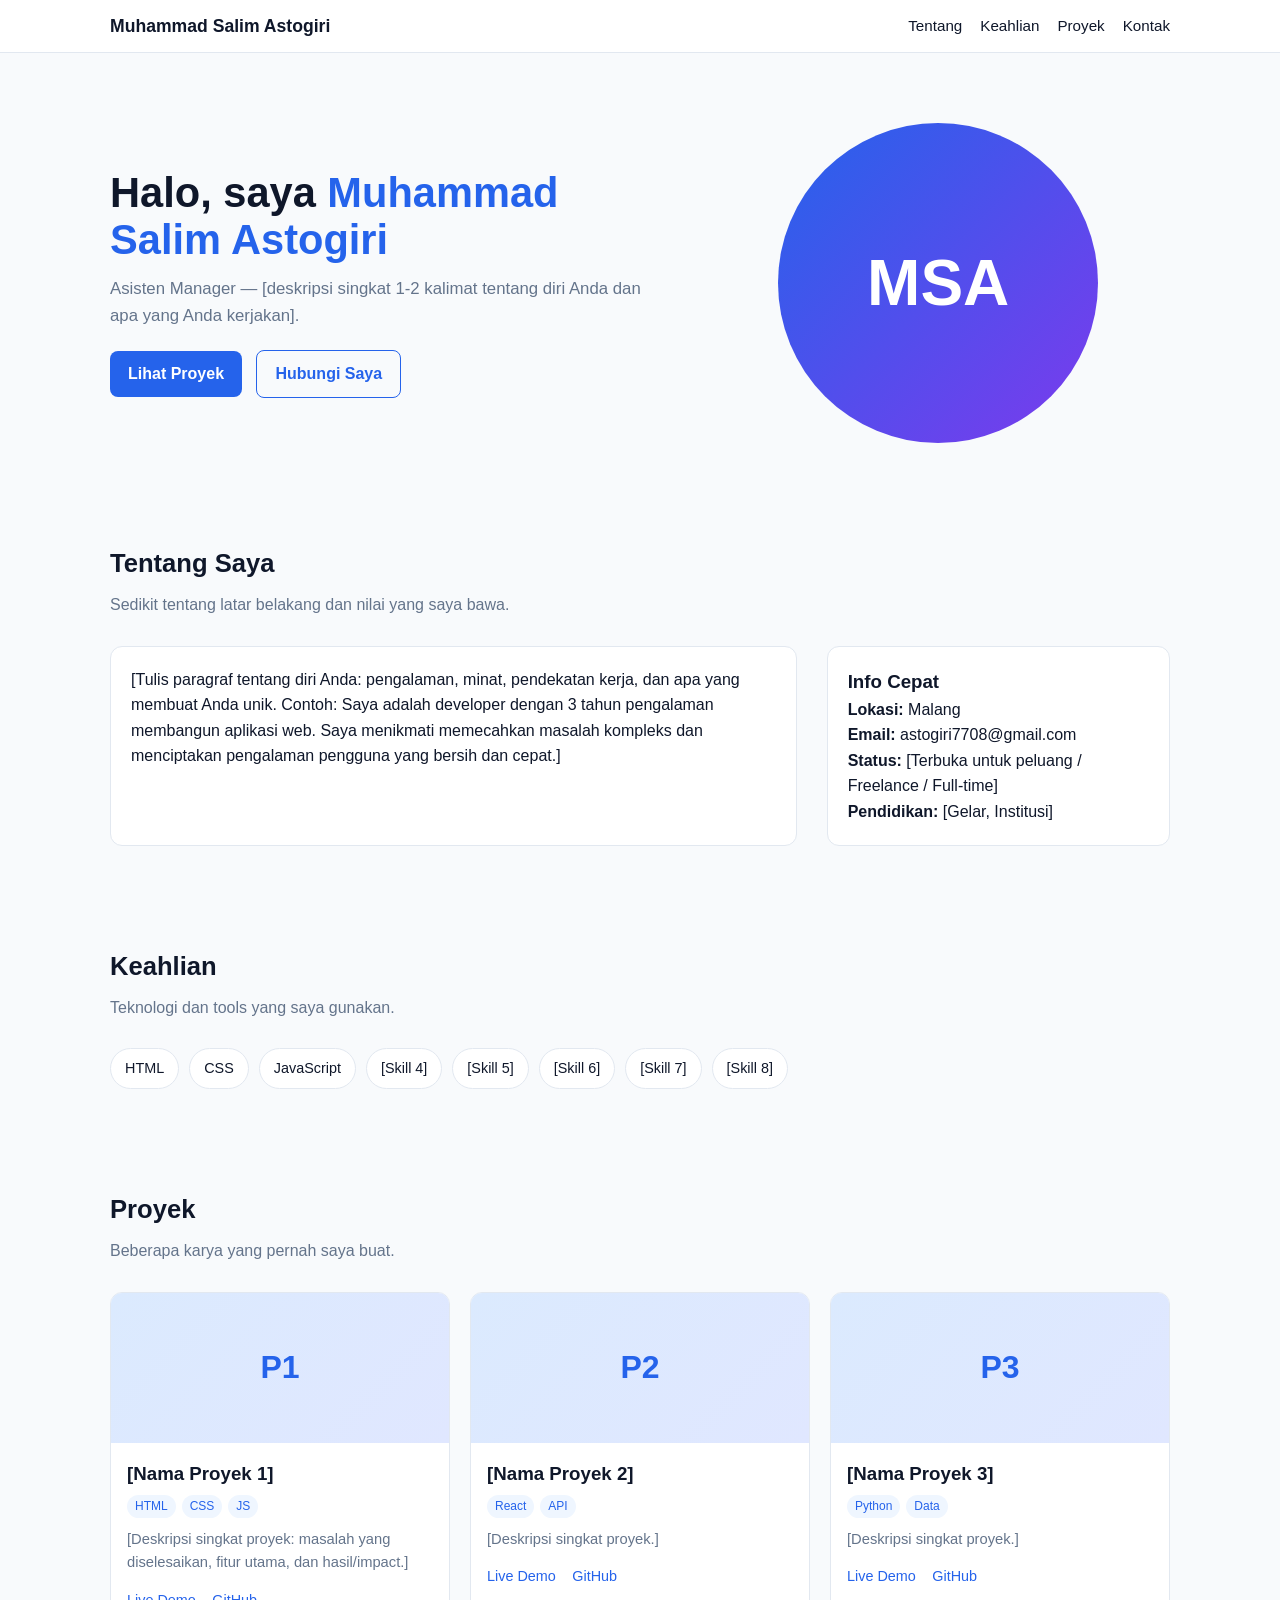
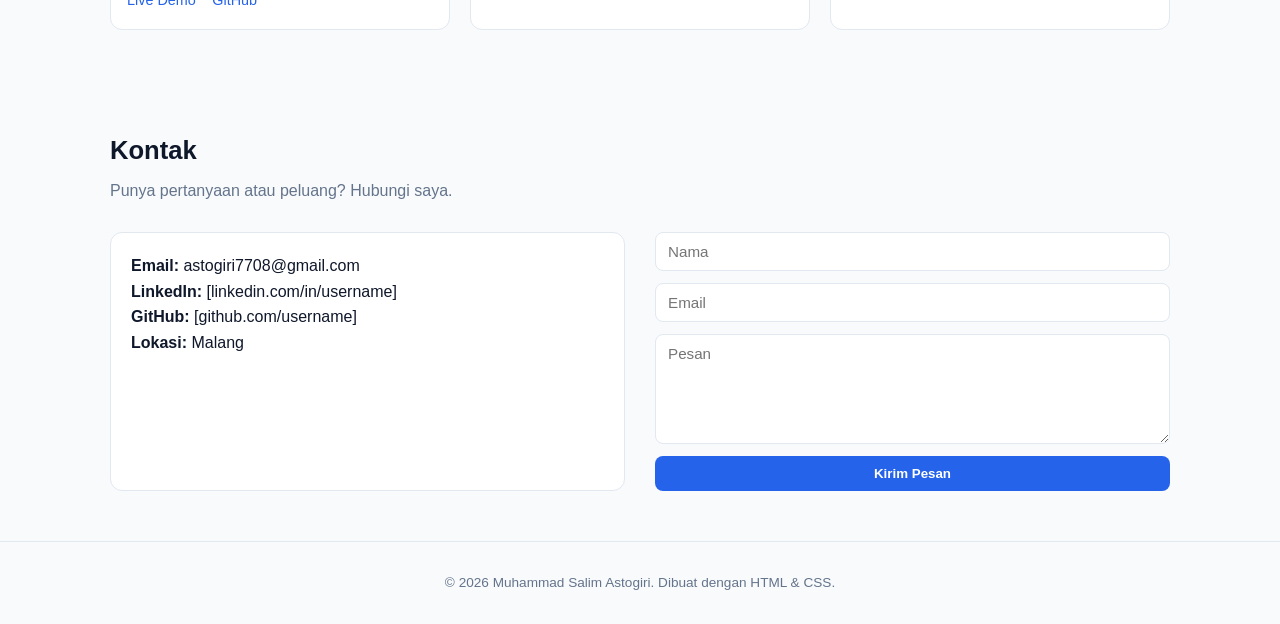
<file: Portfolio.html>
<!DOCTYPE html>
<html lang="id">
<head>
  <meta charset="UTF-8">
  <meta name="viewport" content="width=device-width, initial-scale=1.0">
  <title>Portofolio - Muhammad Salim Astogiri</title>
  <style>
    :root {
      --primary: #2563eb;
      --dark: #0f172a;
      --muted: #64748b;
      --bg: #f8fafc;
      --card: #ffffff;
      --border: #e2e8f0;
    }
    * { box-sizing: border-box; margin: 0; padding: 0; }
    html { scroll-behavior: smooth; }
    body {
      font-family: "Inter", "Segoe UI", Arial, sans-serif;
      color: var(--dark);
      background: var(--bg);
      line-height: 1.6;
    }
    a { color: var(--primary); text-decoration: none; }
    a:hover { text-decoration: underline; }

    /* Navbar */
    nav {
      position: sticky; top: 0; z-index: 100;
      background: rgba(255,255,255,0.9);
      backdrop-filter: blur(8px);
      border-bottom: 1px solid var(--border);
    }
    .nav-inner {
      max-width: 1100px; margin: 0 auto;
      display: flex; align-items: center; justify-content: space-between;
      padding: 12px 20px;
    }
    .logo { font-weight: 700; font-size: 1.1rem; color: var(--dark); }
    .nav-links { display: flex; gap: 18px; }
    .nav-links a { color: var(--dark); font-size: 0.95rem; }
    .nav-links a:hover { color: var(--primary); text-decoration: none; }

    /* Hero */
    .hero {
      max-width: 1100px; margin: 0 auto;
      padding: 70px 20px 50px;
      display: grid; grid-template-columns: 1.2fr 1fr; gap: 40px; align-items: center;
    }
    .hero h1 { font-size: 2.6rem; line-height: 1.15; margin-bottom: 12px; }
    .hero h1 span { color: var(--primary); }
    .hero p { color: var(--muted); font-size: 1.05rem; margin-bottom: 20px; }
    .btn {
      display: inline-block; padding: 10px 18px; border-radius: 8px;
      background: var(--primary); color: #fff; font-weight: 600;
      border: none; cursor: pointer;
    }
    .btn:hover { background: #1d4ed8; text-decoration: none; }
    .btn-outline {
      background: transparent; color: var(--primary);
      border: 1px solid var(--primary); margin-left: 10px;
    }
    .avatar {
      width: 100%; max-width: 320px; aspect-ratio: 1/1;
      border-radius: 50%; margin: 0 auto;
      background: linear-gradient(135deg, #2563eb, #7c3aed);
      display: flex; align-items: center; justify-content: center;
      color: #fff; font-size: 4rem; font-weight: 700;
    }

    /* Sections */
    section { max-width: 1100px; margin: 0 auto; padding: 50px 20px; }
    .section-title {
      font-size: 1.6rem; margin-bottom: 8px; color: var(--dark);
    }
    .section-sub { color: var(--muted); margin-bottom: 28px; }

    /* About */
    .about-grid { display: grid; grid-template-columns: 2fr 1fr; gap: 30px; }
    .card {
      background: var(--card); border: 1px solid var(--border);
      border-radius: 12px; padding: 20px;
    }

    /* Skills */
    .skills { display: flex; flex-wrap: wrap; gap: 10px; }
    .skill {
      background: var(--card); border: 1px solid var(--border);
      padding: 8px 14px; border-radius: 999px; font-size: 0.9rem;
    }

    /* Projects */
    .projects { display: grid; grid-template-columns: repeat(auto-fit, minmax(280px, 1fr)); gap: 20px; }
    .project {
      background: var(--card); border: 1px solid var(--border);
      border-radius: 12px; overflow: hidden;
      transition: transform .2s, box-shadow .2s;
    }
    .project:hover { transform: translateY(-4px); box-shadow: 0 10px 24px rgba(0,0,0,.08); }
    .project-thumb {
      height: 150px; background: linear-gradient(135deg, #dbeafe, #e0e7ff);
      display: flex; align-items: center; justify-content: center;
      color: var(--primary); font-size: 2rem; font-weight: 700;
    }
    .project-body { padding: 16px; }
    .project-body h3 { margin-bottom: 6px; }
    .project-body p { color: var(--muted); font-size: 0.92rem; margin-bottom: 12px; }
    .project-tags { display: flex; flex-wrap: wrap; gap: 6px; margin-bottom: 10px; }
    .tag { font-size: 0.75rem; background: #eff6ff; color: var(--primary); padding: 2px 8px; border-radius: 999px; }
    .project-links a { font-size: 0.9rem; margin-right: 12px; }

    /* Contact */
    .contact-grid { display: grid; grid-template-columns: 1fr 1fr; gap: 30px; }
    form { display: flex; flex-direction: column; gap: 12px; }
    input, textarea {
      padding: 10px 12px; border: 1px solid var(--border);
      border-radius: 8px; font-family: inherit; font-size: 0.95rem;
    }
    textarea { resize: vertical; min-height: 110px; }
    .footer {
      text-align: center; color: var(--muted); font-size: 0.85rem;
      padding: 30px 20px; border-top: 1px solid var(--border);
    }

    @media (max-width: 768px) {
      .hero { grid-template-columns: 1fr; text-align: center; }
      .avatar { max-width: 220px; }
      .about-grid, .contact-grid { grid-template-columns: 1fr; }
      .nav-links { gap: 12px; font-size: 0.85rem; }
    }
  </style>
</head>
<body>
  <nav>
    <div class="nav-inner">
      <div class="logo">Muhammad Salim Astogiri</div>
      <div class="nav-links">
        <a href="#about">Tentang</a>
        <a href="#skills">Keahlian</a>
        <a href="#projects">Proyek</a>
        <a href="#contact">Kontak</a>
      </div>
    </div>
  </nav>

  <div class="hero">
    <div>
      <h1>Halo, saya <span>Muhammad Salim Astogiri</span></h1>
      <p>Asisten Manager — [deskripsi singkat 1-2 kalimat tentang diri Anda dan apa yang Anda kerjakan].</p>
      <a class="btn" href="#projects">Lihat Proyek</a>
      <a class="btn btn-outline" href="#contact">Hubungi Saya</a>
    </div>
    <div class="avatar">MSA</div>
  </div>

  <section id="about">
    <h2 class="section-title">Tentang Saya</h2>
    <p class="section-sub">Sedikit tentang latar belakang dan nilai yang saya bawa.</p>
    <div class="about-grid">
      <div class="card">
        <p>[Tulis paragraf tentang diri Anda: pengalaman, minat, pendekatan kerja, dan apa yang membuat Anda unik. Contoh: Saya adalah developer dengan 3 tahun pengalaman membangun aplikasi web. Saya menikmati memecahkan masalah kompleks dan menciptakan pengalaman pengguna yang bersih dan cepat.]</p>
      </div>
      <div class="card">
        <h3>Info Cepat</h3>
        <p><strong>Lokasi:</strong> Malang</p>
        <p><strong>Email:</strong> astogiri7708@gmail.com</p>
        <p><strong>Status:</strong> [Terbuka untuk peluang / Freelance / Full-time]</p>
        <p><strong>Pendidikan:</strong> [Gelar, Institusi]</p>
      </div>
    </div>
  </section>

  <section id="skills">
    <h2 class="section-title">Keahlian</h2>
    <p class="section-sub">Teknologi dan tools yang saya gunakan.</p>
    <div class="skills">
      <span class="skill">HTML</span>
      <span class="skill">CSS</span>
      <span class="skill">JavaScript</span>
      <span class="skill">[Skill 4]</span>
      <span class="skill">[Skill 5]</span>
      <span class="skill">[Skill 6]</span>
      <span class="skill">[Skill 7]</span>
      <span class="skill">[Skill 8]</span>
    </div>
  </section>

  <section id="projects">
    <h2 class="section-title">Proyek</h2>
    <p class="section-sub">Beberapa karya yang pernah saya buat.</p>
    <div class="projects">
      <div class="project">
        <div class="project-thumb">P1</div>
        <div class="project-body">
          <h3>[Nama Proyek 1]</h3>
          <div class="project-tags">
            <span class="tag">HTML</span><span class="tag">CSS</span><span class="tag">JS</span>
          </div>
          <p>[Deskripsi singkat proyek: masalah yang diselesaikan, fitur utama, dan hasil/impact.]</p>
          <div class="project-links">
            <a href="#">Live Demo</a>
            <a href="#">GitHub</a>
          </div>
        </div>
      </div>
      <div class="project">
        <div class="project-thumb">P2</div>
        <div class="project-body">
          <h3>[Nama Proyek 2]</h3>
          <div class="project-tags">
            <span class="tag">React</span><span class="tag">API</span>
          </div>
          <p>[Deskripsi singkat proyek.]</p>
          <div class="project-links">
            <a href="#">Live Demo</a>
            <a href="#">GitHub</a>
          </div>
        </div>
      </div>
      <div class="project">
        <div class="project-thumb">P3</div>
        <div class="project-body">
          <h3>[Nama Proyek 3]</h3>
          <div class="project-tags">
            <span class="tag">Python</span><span class="tag">Data</span>
          </div>
          <p>[Deskripsi singkat proyek.]</p>
          <div class="project-links">
            <a href="#">Live Demo</a>
            <a href="#">GitHub</a>
          </div>
        </div>
      </div>
    </div>
  </section>

  <section id="contact">
    <h2 class="section-title">Kontak</h2>
    <p class="section-sub">Punya pertanyaan atau peluang? Hubungi saya.</p>
    <div class="contact-grid">
      <div class="card">
        <p><strong>Email:</strong> astogiri7708@gmail.com</p>
        <p><strong>LinkedIn:</strong> [linkedin.com/in/username]</p>
        <p><strong>GitHub:</strong> [github.com/username]</p>
        <p><strong>Lokasi:</strong> Malang</p>
      </div>
      <form onsubmit="event.preventDefault(); alert('Terima kasih! Pesan Anda terkirim (demo).');">
        <input type="text" placeholder="Nama" required>
        <input type="email" placeholder="Email" required>
        <textarea placeholder="Pesan" required></textarea>
        <button class="btn" type="submit">Kirim Pesan</button>
      </form>
    </div>
  </section>

  <footer class="footer">
    &copy; <span id="year"></span> Muhammad Salim Astogiri. Dibuat dengan HTML & CSS.
  </footer>

  <script>
    document.getElementById('year').textContent = new Date().getFullYear();
  </script>
</body>
</html>
</file>
